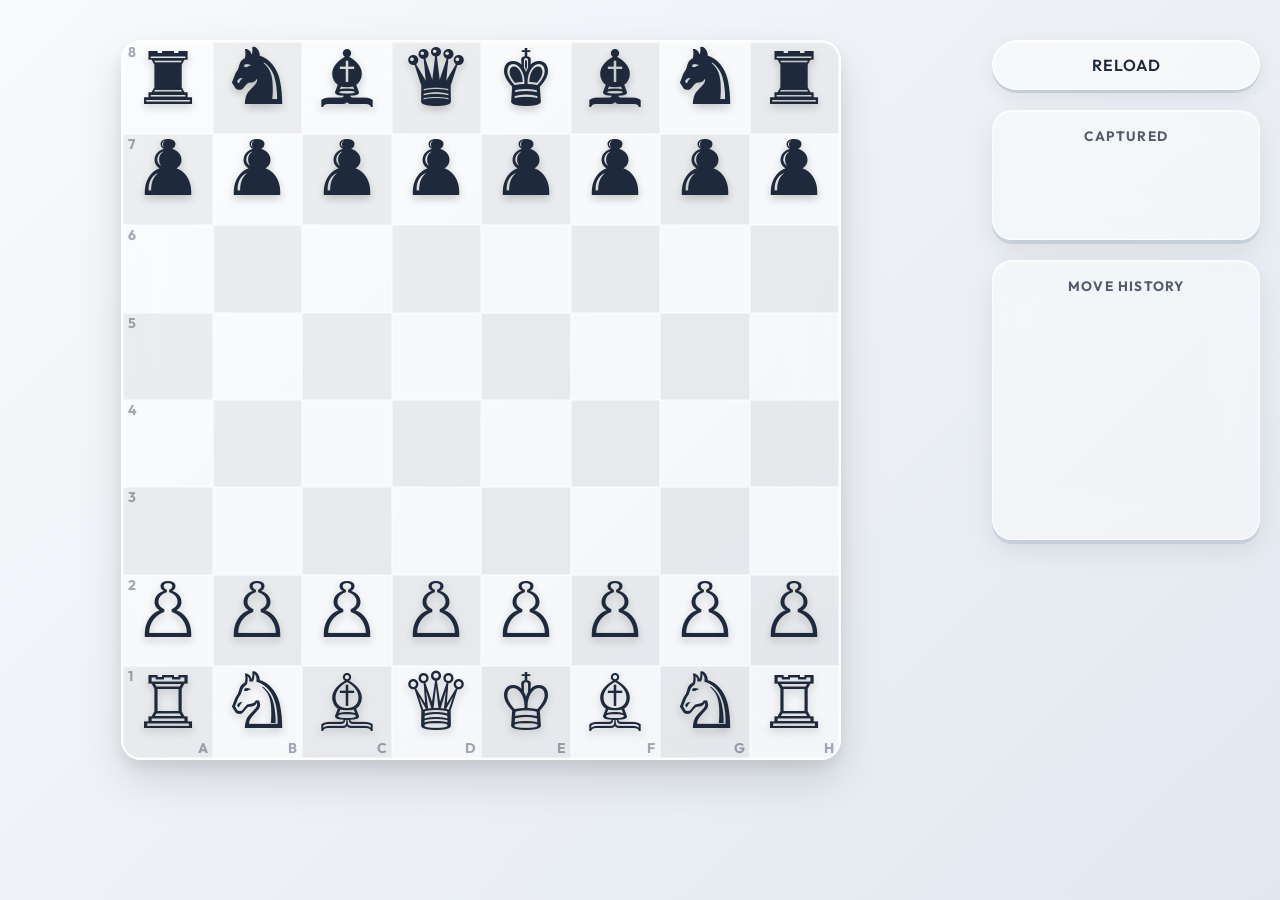
<file: chess/index.html>
<!DOCTYPE html>
<html>

<head>
	<title>Interactive Web Chess Game | Dipta Roy</title>
	<link rel="icon" href="chess.ico" type="image/x-icon" />
	<link rel="preconnect" href="https://fonts.googleapis.com">
	<link rel="preconnect" href="https://fonts.gstatic.com" crossorigin>
	<link href="https://fonts.googleapis.com/css2?family=Noto+Sans+Symbols+2&family=Noto+Sans+Symbols:wght@400;700&family=Outfit:wght@300;400;700&display=swap" rel="stylesheet">
	<script async src="https://www.googletagmanager.com/gtag/js?id=G-2EZ7F16X02"></script>
	<script>
		window.dataLayer = window.dataLayer || [];
		function gtag() { dataLayer.push(arguments); }
		gtag('js', new Date());
		gtag('config', 'G-2EZ7F16X02');
	</script>
	<meta name="description" content="Play an interactive, browser-based chess game featuring standard rules, an AI opponent, move history tracking, and captured piece analysis." />
	<meta name="author" content="Dipta Roy">

	<meta name="viewport" content="width=device-width, initial-scale=1.0">
	<link rel="stylesheet" href="css/styles.css">
	<script src="js/engine.js"></script>
	<script src="js/app.js"></script>
</head>

<body id="body">
	<div class="main-container">
		<div class="info-panel">
			<!-- Reload Button (Top) -->
			<div class="reload-container">
				<a href="#" onclick="window.location.reload(); return false;" class="myButton">Reload</a>
			</div>

			<!-- Captured Pieces Panel -->
			<div class="captured-panel">
				<div class="panel-header">Captured</div>
				<div id="capturedPieces">
					<!-- Captured pieces will be injected here -->
				</div>
			</div>

			<!-- Move History Panel -->
			<div class="history-panel">
				<div class="panel-header">Move History</div>
				<div id="moveHistoryList">
					<!-- Moves go here -->
				</div>
			</div>
		</div>

		<div id="content">
			<div id="game"></div>
		</div>
	</div>

	<!-- Game Over Popup -->
	<div id="gameOverPopup"
		style="display: none; position: fixed; top: 0; left: 0; width: 100%; height: 100%; background: rgba(15, 23, 42, 0.8); backdrop-filter: blur(8px); -webkit-backdrop-filter: blur(8px); z-index: 9999; justify-content: center; align-items: center; flex-direction: column; color: white;">
		<div
			style="background: rgba(255, 255, 255, 0.1); border: 1px solid rgba(255, 255, 255, 0.2); border-radius: 24px; padding: 50px; text-align: center; box-shadow: 0 25px 50px rgba(0, 0, 0, 0.5);">
			<h1 id="gameOverMessage"
				style="font-size: 3em; margin: 0 0 20px 0; text-shadow: 0 2px 10px rgba(0, 0, 0, 0.5);">Checkmate!</h1>
			<p id="gameOverSubtext" style="font-size: 1.2em; opacity: 0.8; margin-bottom: 30px;">The king has been
				captured.</p>
			<a href="#" onclick="window.location.reload(); return false;" class="myButton"
				style="width: auto; padding: 15px 50px;">Play Again</a>
		</div>
	</div>
</body>

</html>
</file>
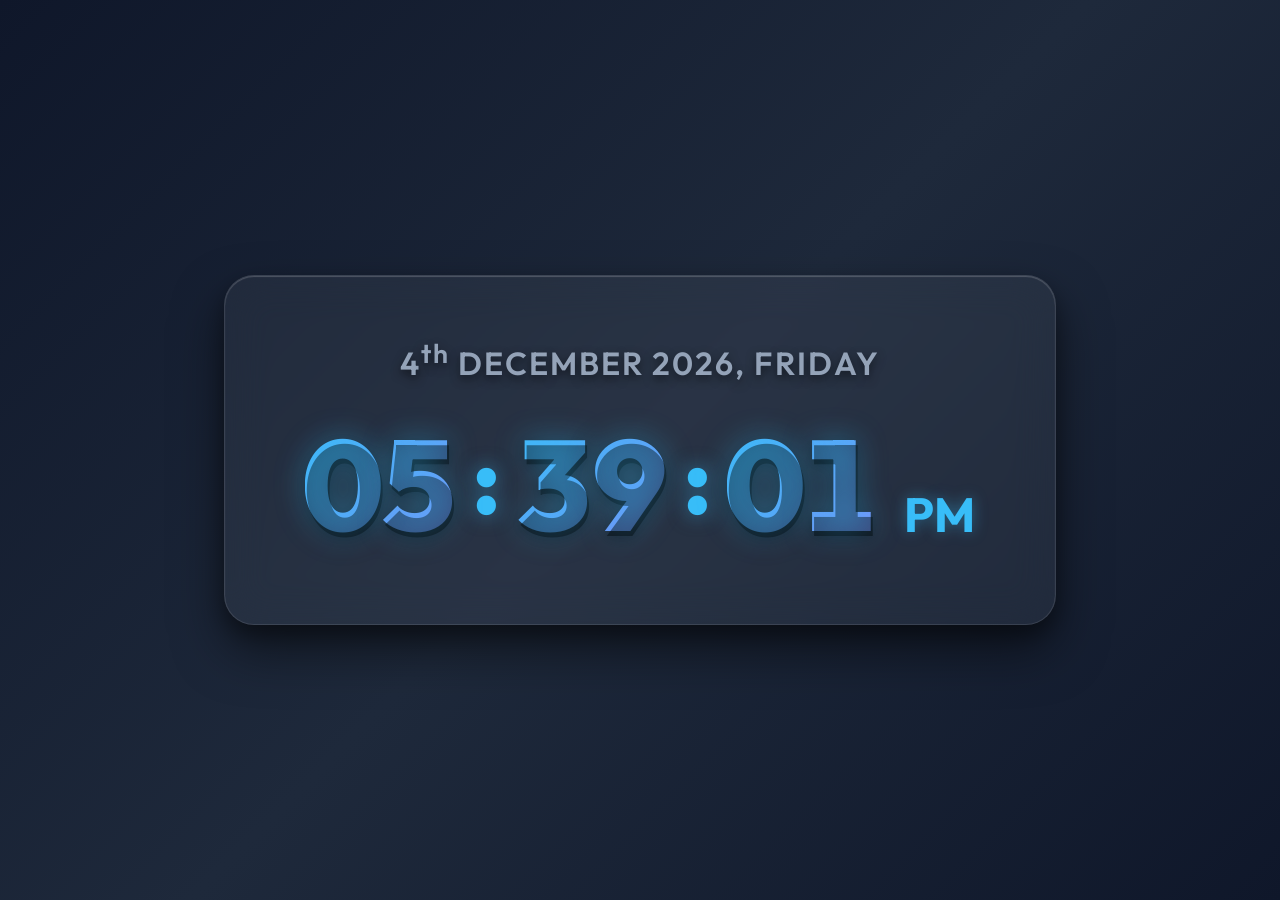
<file: clock/index.html>
<!DOCTYPE html>
<html lang="en">
<head>
	<meta charset="UTF-8">
	<meta name="viewport" content="width=device-width, initial-scale=1.0">
	<title>Digital Clock | Dipta Roy</title>
	<link rel="icon" href="images/clock.png" type="image/x-icon" />
	<script async src="https://www.googletagmanager.com/gtag/js?id=G-2EZ7F16X02"></script>
	<script>
		window.dataLayer = window.dataLayer || [];
		function gtag() { dataLayer.push(arguments); }
		gtag('js', new Date());
		gtag('config', 'G-2EZ7F16X02');
	</script>
	<meta name="description" content="A beautifully designed modern glassmorphism Digital Clock and screensaver. Features a 12-hour format, AM/PM indicator, and full-screen support (F11). Developed by Dipta Roy.">
	<meta name="keywords" content="Digital Clock, Screensaver, Glassmorphism, 3D UI, Clock App, Dipta Roy, Browser Clock">
	<meta name="author" content="Dipta Roy">
	<!-- Use Google Fonts (Outfit) -->
	<link href="https://fonts.googleapis.com/css2?family=Outfit:wght@300;400;600;800&display=swap" rel="stylesheet">
	
	<style>
		* {
			box-sizing: border-box;
		}

		body {
			background: linear-gradient(135deg, #0f172a 0%, #1e293b 50%, #0f172a 100%);
			background-attachment: fixed;
			margin: 0;
			padding: 0;
			font-family: 'Outfit', sans-serif;
			display: flex;
			justify-content: center;
			align-items: center;
			min-height: 100vh;
			color: #f8fafc;
			overflow: hidden;
		}

		.glass-clock {
			background: rgba(255, 255, 255, 0.05);
			backdrop-filter: blur(20px);
			-webkit-backdrop-filter: blur(20px);
			border: 1px solid rgba(255, 255, 255, 0.1);
			border-radius: 30px;
			box-shadow: 
				0 25px 50px rgba(0, 0, 0, 0.5),
				0 10px 20px rgba(0, 0, 0, 0.3),
				inset 0 1px 1px rgba(255, 255, 255, 0.2);
			padding: 60px 80px;
			display: flex;
			flex-direction: column;
			align-items: center;
			perspective: 1000px;
			transition: transform 0.4s ease, box-shadow 0.4s ease;
		}

		.glass-clock:hover {
			transform: translateY(-5px) rotateX(2deg);
			box-shadow: 
				0 35px 60px rgba(0, 0, 0, 0.6),
				0 15px 25px rgba(0, 0, 0, 0.4),
				inset 0 1px 2px rgba(255, 255, 255, 0.3);
		}

		#Date { 
			font-size: 2em;
			font-weight: 600;
			color: #94a3b8;
			margin-bottom: 20px;
			text-transform: uppercase;
			letter-spacing: 2px;
			text-shadow: 0 4px 10px rgba(0,0,0,0.5);
		}

		#Date sup {
			text-transform: lowercase;
		}

		.time-container {
			display: flex;
			align-items: center;
			justify-content: center;
			gap: 15px;
		}

		.time-unit {
			font-size: 8em;
			font-weight: 800;
			color: #38bdf8;
			text-shadow: 0 0 30px rgba(56, 189, 248, 0.4), 2px 5px 0px rgba(0,0,0,0.5);
			font-variant-numeric: tabular-nums;
			background: linear-gradient(135deg, #38bdf8 0%, #818cf8 100%);
			-webkit-background-clip: text;
			-webkit-text-fill-color: transparent;
			filter: drop-shadow(0 4px 6px rgba(0,0,0,0.4));
		}

		.colon {
			font-size: 6em;
			font-weight: 800;
			color: #38bdf8;
			text-shadow: 0 0 20px rgba(56, 189, 248, 0.5);
			animation: blink 1s ease infinite;
			margin-top: -10px;
		}

		@keyframes blink {
			0%, 100% { opacity: 1; }
			50% { opacity: 0.1; }
		}

		.ampm {
			font-size: 3em;
			font-weight: 700;
			color: #38bdf8;
			text-shadow: 0 0 15px rgba(56, 189, 248, 0.4);
			margin-left: 10px;
			align-self: flex-end;
			margin-bottom: 20px;
		}

		@media (max-width: 900px) {
			.glass-clock { padding: 40px; }
			.time-unit { font-size: 5em; }
			.colon { font-size: 4em; margin-top: -5px; }
			.ampm { font-size: 2em; margin-bottom: 10px; }
			#Date { font-size: 1.5em; }
		}

		@media (max-width: 500px) {
			.glass-clock { padding: 30px 20px; }
			.time-unit { font-size: 3.5em; }
			.colon { font-size: 2.5em; margin-top: 0; }
			.ampm { font-size: 1.5em; margin-bottom: 5px; }
			#Date { font-size: 1.2em; }
			.time-container { gap: 5px; }
		}
	</style>
</head>
<body>
	<div class="glass-clock">
		<div id="Date">Loading...</div>
		<div class="time-container">
			<div class="time-unit" id="hours">00</div>
			<div class="colon">:</div>
			<div class="time-unit" id="min">00</div>
			<div class="colon">:</div>
			<div class="time-unit" id="sec">00</div>
			<div class="ampm" id="ampm">AM</div>
		</div>
	</div>

	<script type="text/javascript">
		// Pure JS instead of jQuery for better performance
		document.addEventListener("DOMContentLoaded", () => {
			const monthNames = ["January", "February", "March", "April", "May", "June", "July", "August", "September", "October", "November", "December"];
			const dayNames = ["Sunday", "Monday", "Tuesday", "Wednesday", "Thursday", "Friday", "Saturday"];
			
			const dateEl = document.getElementById("Date");
			const hoursEl = document.getElementById("hours");
			const minEl = document.getElementById("min");
			const secEl = document.getElementById("sec");
			const ampmEl = document.getElementById("ampm");

			function getOrdinalSuffix(n) {
				const s = ["th", "st", "nd", "rd"];
				const v = n % 100;
				return s[(v - 20) % 10] || s[v] || s[0];
			}

			function updateClock() {
				const now = new Date();
				
				// Update Date
				const dayName = dayNames[now.getDay()].toUpperCase();
				const dayNum = now.getDate();
				const month = monthNames[now.getMonth()];
				const year = now.getFullYear();
				dateEl.innerHTML = `${dayNum}<sup>${getOrdinalSuffix(dayNum)}</sup> ${month} ${year}, ${dayName}`;

				// Update Time
				let h = now.getHours();
				const m = now.getMinutes();
				const s = now.getSeconds();
				const ampm = h >= 12 ? 'PM' : 'AM';
				
				h = h % 12;
				h = h ? h : 12; // the hour '0' should be '12'
				
				hoursEl.textContent = h < 10 ? "0" + h : h;
				minEl.textContent = m < 10 ? "0" + m : m;
				secEl.textContent = s < 10 ? "0" + s : s;
				ampmEl.textContent = ampm;
			}

			// Initialize and loop
			updateClock();
			setInterval(updateClock, 1000);
		});
	</script>
</body>
</html>
</file>
<file: chess/css/styles.css>
@import url('https://fonts.googleapis.com/css2?family=Outfit:wght@300;400;700&display=swap');

body {
	background: linear-gradient(135deg, #f8fafc 0%, #e2e8f0 100%);
	background-attachment: fixed;
	margin: 0;
	padding: 0;
	font-family: 'Outfit', sans-serif;
	display: flex;
	flex-direction: column;
	align-items: center;
	min-height: 100vh;
	color: #1e293b;
}

.main-container {
	display: flex;
	flex-direction: column;
	align-items: center;
	width: 100%;
	max-width: 1300px;
	padding: 20px;
	box-sizing: border-box;
	gap: 30px;
	perspective: 1200px;
}

.info-panel {
	display: flex;
	flex-direction: column;
	align-items: center;
	gap: 20px;
	width: 100%;
	max-width: 400px;
}



/* Card 3D Elevate Styles */
.captured-panel, .history-panel {
	width: 100%;
	background: rgba(255, 255, 255, 0.45) !important;
	backdrop-filter: blur(20px) !important;
	-webkit-backdrop-filter: blur(20px) !important;
	border-radius: 20px !important;
	border: 1px solid rgba(255, 255, 255, 0.6) !important;
	box-shadow: 0 10px 30px rgba(0, 0, 0, 0.08), 0 4px 0px rgba(203, 213, 225, 0.8), inset 0 1px 1px rgba(255, 255, 255, 0.9) !important;
	padding: 16px 20px !important;
	box-sizing: border-box !important;
	display: flex !important;
	flex-direction: column !important;
	align-items: center !important;
	transition: transform 0.3s cubic-bezier(0.4, 0, 0.2, 1), box-shadow 0.3s cubic-bezier(0.4, 0, 0.2, 1) !important;
}

.captured-panel {
	height: 130px !important;
	min-height: 130px !important;
	max-height: 130px !important;
}

.history-panel {
	height: 280px !important;
	min-height: 280px !important;
	max-height: 280px !important;
	align-items: stretch !important;
}

.panel-header {
	font-weight: 700 !important;
	margin-bottom: 8px !important;
	color: #1e293b !important;
	text-transform: uppercase !important;
	letter-spacing: 1.2px !important;
	font-size: 0.85em !important;
	opacity: 0.75 !important;
	text-align: center !important;
	width: 100% !important;
	flex-shrink: 0 !important;
}

#capturedPieces {
	flex-grow: 1;
	font-size: 2em;
	display: flex;
	flex-wrap: wrap;
	justify-content: center;
	align-content: flex-start;
	align-items: center;
	gap: 4px;
	font-family: 'Noto Sans Symbols 2', 'Noto Sans Symbols', 'Segoe UI Symbol', sans-serif;
	width: 100%;
	overflow-y: auto;
}

#moveHistoryList {
	flex-grow: 1;
	overflow-y: auto;
	font-family: 'Outfit', sans-serif;
	font-size: 1em;
	padding-right: 5px;
	display: flex;
	flex-direction: column;
	gap: 4px;
	width: 100%;
}

.reload-container {
	width: 100%;
}

.captured-panel:hover, .history-panel:hover {
	transform: translateY(-3px) translateZ(10px);
	box-shadow: 0 18px 36px rgba(0, 0, 0, 0.12), 0 6px 0px rgba(203, 213, 225, 0.9), inset 0 1px 1px rgba(255, 255, 255, 1) !important;
}

/* Button */
.myButton {
	background: rgba(255, 255, 255, 0.5);
	backdrop-filter: blur(10px);
	-webkit-backdrop-filter: blur(10px);
	border-radius: 50px;
	border: 1px solid rgba(255, 255, 255, 0.8);
	display: inline-block;
	cursor: pointer;
	color: #1e293b;
	font-family: 'Outfit', sans-serif;
	font-size: 16px;
	font-weight: 600;
	padding: 14px 30px;
	text-decoration: none;
	box-shadow: 0 6px 20px rgba(0, 0, 0, 0.08), 0 3px 0px rgba(203, 213, 225, 0.9), inset 0 1px 1px rgba(255, 255, 255, 0.9);
	transition: all 0.2s cubic-bezier(0.4, 0, 0.2, 1);
	text-transform: uppercase;
	letter-spacing: 1px;
	width: 100%;
	text-align: center;
	box-sizing: border-box;
}

.myButton:hover {
	transform: translateY(-2px);
	background: rgba(255, 255, 255, 0.85);
	box-shadow: 0 12px 28px rgba(59, 130, 246, 0.25), 0 4px 0px rgba(148, 163, 184, 0.9), inset 0 1px 1px rgba(255, 255, 255, 1);
}

.myButton:active {
	transform: translateY(2px) !important;
	box-shadow: 0 2px 8px rgba(0, 0, 0, 0.1), 0 1px 0px rgba(203, 213, 225, 0.9) !important;
}

/* Game Container */
#content {
	margin-top: 0;
	display: flex;
	justify-content: center;
	width: 100%;
	flex-grow: 1;
	perspective: 1200px;
}

/* Responsive Adjustments */
@media (min-width: 900px) {
	.main-container {
		flex-direction: row;
		justify-content: center;
		align-items: flex-start;
		gap: 50px;
		padding-top: 40px;
	}

	.info-panel {
		width: 360px;
		order: 2;
	}

	#content {
		order: 1;
	}
}

/* Chessboard Styling & Increased Size */
#game {
	display: flex;
	justify-content: center;
}

#game table {
	counter-reset: rank 9;
	margin: 0 auto !important;
	color: #1e293b !important;
	border: 2px solid rgba(255, 255, 255, 0.8) !important;
	background: rgba(255, 255, 255, 0.35) !important;
	backdrop-filter: blur(25px) !important;
	-webkit-backdrop-filter: blur(25px) !important;
	border-radius: 20px !important;
	box-shadow: 
		0 20px 45px rgba(0, 0, 0, 0.12),
		0 8px 16px rgba(0, 0, 0, 0.08),
		inset 0 1px 2px rgba(255, 255, 255, 0.9) !important;
	transition: all 0.3s cubic-bezier(0.4, 0, 0.2, 1) !important;
	overflow: hidden !important;
	border-spacing: 0 !important;
	table-layout: fixed !important;
	width: 672px !important;
	height: 672px !important;
}

#game table:hover {
	box-shadow: 
		0 28px 56px rgba(0, 0, 0, 0.16),
		0 12px 24px rgba(0, 0, 0, 0.1),
		inset 0 1px 2px rgba(255, 255, 255, 1) !important;
}

@media (min-width: 1200px) {
	#game table {
		width: 720px !important;
		height: 720px !important;
	}
	#game tr {
		height: 90px !important;
		max-height: 90px !important;
	}
	#game td {
		width: 90px !important;
		height: 90px !important;
		min-width: 90px !important;
		min-height: 90px !important;
		max-width: 90px !important;
		max-height: 90px !important;
		line-height: 90px !important;
		font-size: 80px !important;
	}
}

#game tr {
	height: 84px !important;
	max-height: 84px !important;
}

#game td {
	position: relative !important;
	box-sizing: border-box !important;
	background: rgba(255, 255, 255, 0.2) !important;
	border: 1px solid rgba(255, 255, 255, 0.4) !important;
	transition: background 0.2s ease, box-shadow 0.2s ease !important;
	text-shadow: 0 4px 8px rgba(0, 0, 0, 0.2) !important;
	font-size: 74px !important;
	width: 84px !important;
	height: 84px !important;
	min-width: 84px !important;
	min-height: 84px !important;
	max-width: 84px !important;
	max-height: 84px !important;
	line-height: 84px !important;
	text-align: center !important;
	vertical-align: middle !important;
	overflow: hidden !important;
	font-family: 'Noto Sans Symbols 2', 'Noto Sans Symbols', 'Segoe UI Symbol', sans-serif !important;
}

#game td:hover {
	box-shadow: inset 0 0 15px rgba(255, 255, 255, 0.7) !important;
}

/* Alternate squares */
#game tr:nth-child(odd) td:nth-child(even),
#game tr:nth-child(even) td:nth-child(odd) {
	background: rgba(0, 0, 0, 0.05) !important;
}

/* Selected square highlight */
#game td[lang="0"] {
	outline: none !important;
	box-shadow: inset 0 0 0 2px #3b82f6, inset 0 0 20px rgba(59, 130, 246, 0.6) !important;
	background: rgba(59, 130, 246, 0.4) !important;
	z-index: 20;
}

/* Legal move highlights */
#content #game td.move-highlight {
	background: rgba(234, 179, 8, 0.7) !important;
	backdrop-filter: blur(8px) !important;
	-webkit-backdrop-filter: blur(8px) !important;
	box-shadow: inset 0 1px 1px rgba(255, 255, 255, 0.4), inset 0 0 10px rgba(234, 179, 8, 0.6) !important;
}

#content #game td.capture-highlight {
	background: rgba(239, 68, 68, 0.7) !important;
	backdrop-filter: blur(8px) !important;
	-webkit-backdrop-filter: blur(8px) !important;
	box-shadow: inset 0 1px 1px rgba(255, 255, 255, 0.4), inset 0 0 10px rgba(239, 68, 68, 0.6) !important;
}

/* Coordinate Labels (A-H, 1-8) */
#game tr {
	counter-increment: rank -1;
}

#game tr:last-child {
	counter-reset: file 0;
}

#game tr td:first-child::before {
	content: counter(rank);
	position: absolute;
	left: 4px;
	top: 2px;
	font-size: clamp(10px, 3vw, 14px);
	font-family: 'Outfit', sans-serif;
	font-weight: 700;
	color: rgba(30, 41, 59, 0.4);
	z-index: 10;
	line-height: 1;
	text-shadow: none !important;
}

#game tr:last-child td {
	counter-increment: file 1;
}

#game tr:last-child td::after {
	content: counter(file, upper-alpha);
	position: absolute;
	right: 4px;
	bottom: 2px;
	font-size: clamp(10px, 3vw, 14px);
	font-family: 'Outfit', sans-serif;
	font-weight: 700;
	color: rgba(30, 41, 59, 0.4);
	z-index: 10;
	line-height: 1;
	text-shadow: none !important;
}

/* Mobile Optimization for Chessboard */
@media (max-width: 600px) {
	#game {
		width: 100%;
		display: flex;
		justify-content: center;
	}

	#game table {
		width: 98vw !important;
		height: 98vw !important;
		max-width: 98vw !important;
		max-height: 98vw !important;
		border-width: 2px !important;
	}

	#game tr {
		height: 12.25vw !important;
		max-height: 12.25vw !important;
	}

	#game td {
		font-size: 11.5vw !important;
		line-height: 12.25vw !important;
		width: 12.5% !important;
		height: 12.25vw !important;
		min-width: 0 !important;
		min-height: 0 !important;
		max-width: none !important;
		max-height: none !important;
	}

	.clock ul li {
		font-size: 2em;
	}

	#Date {
		font-size: 1em;
	}

	.main-container {
		padding: 4px;
		gap: 15px;
	}

	.info-panel {
		max-width: 100%;
	}
}
</file>
